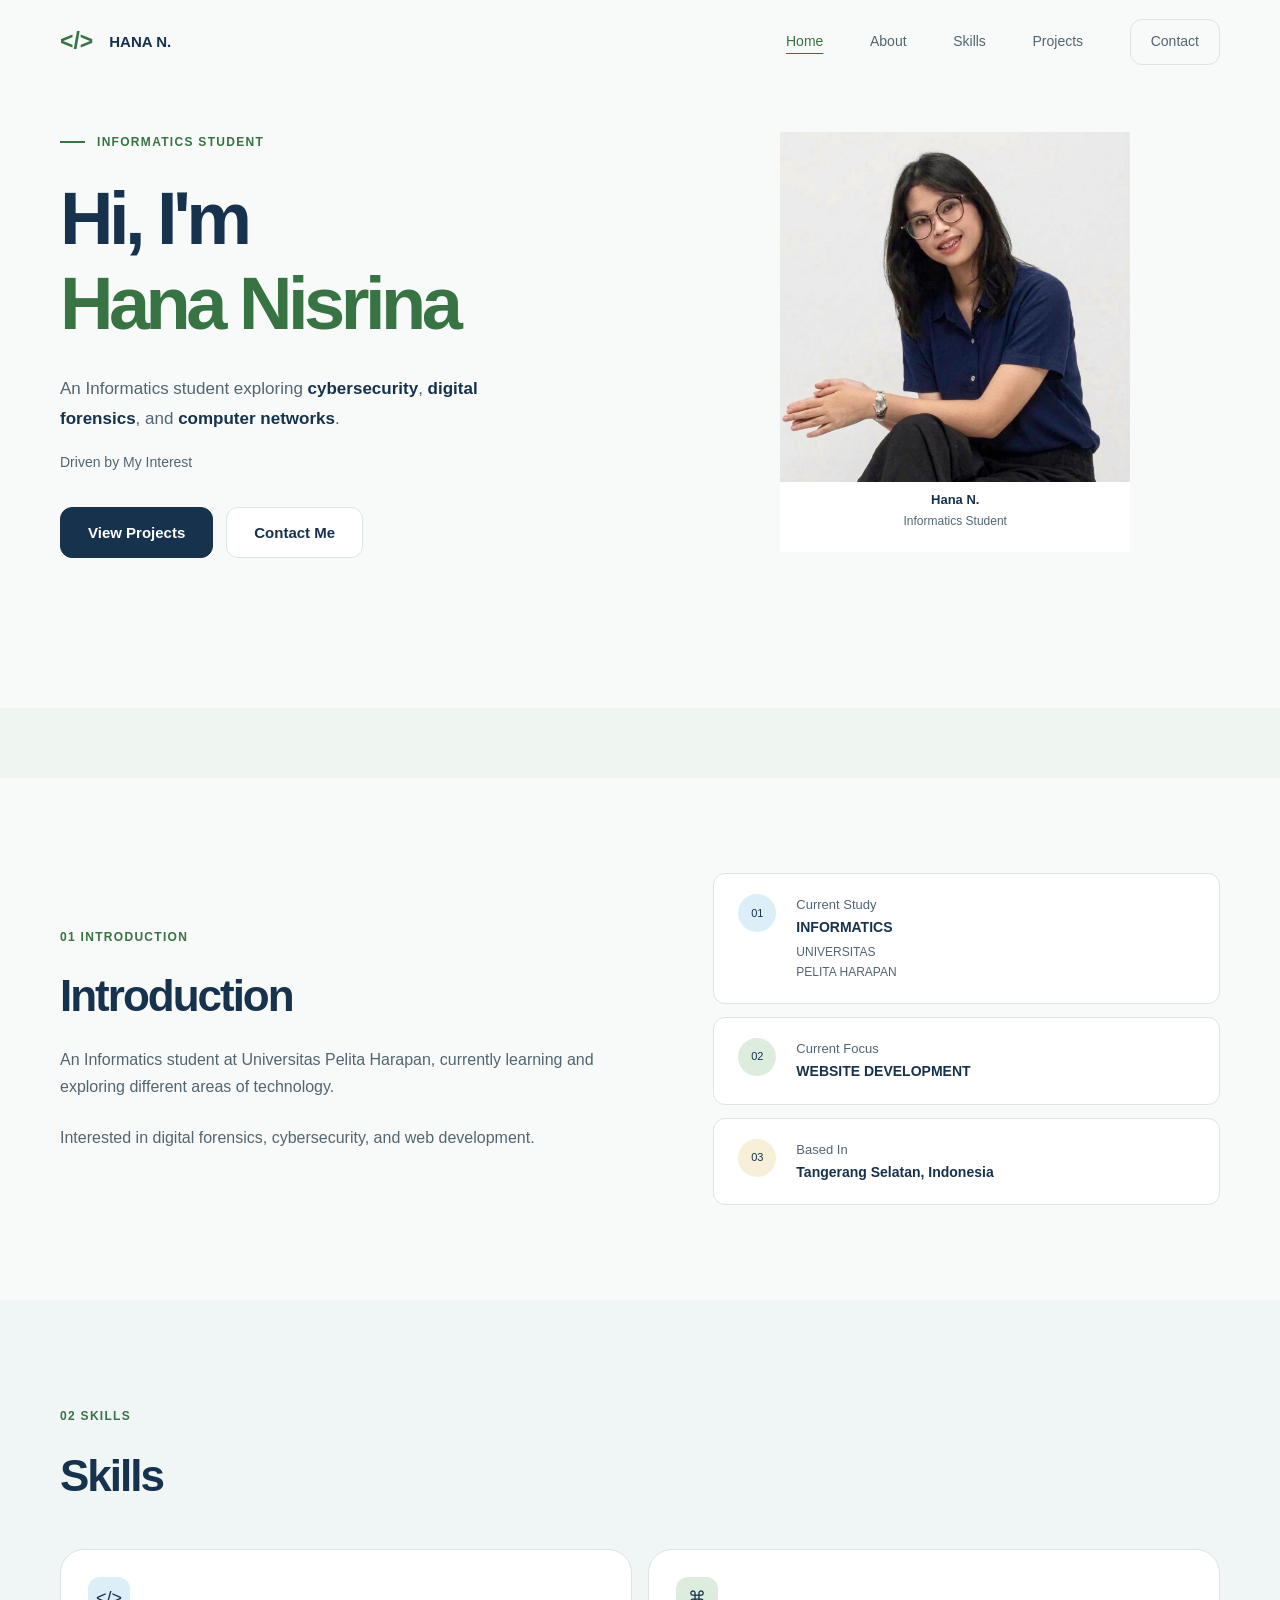
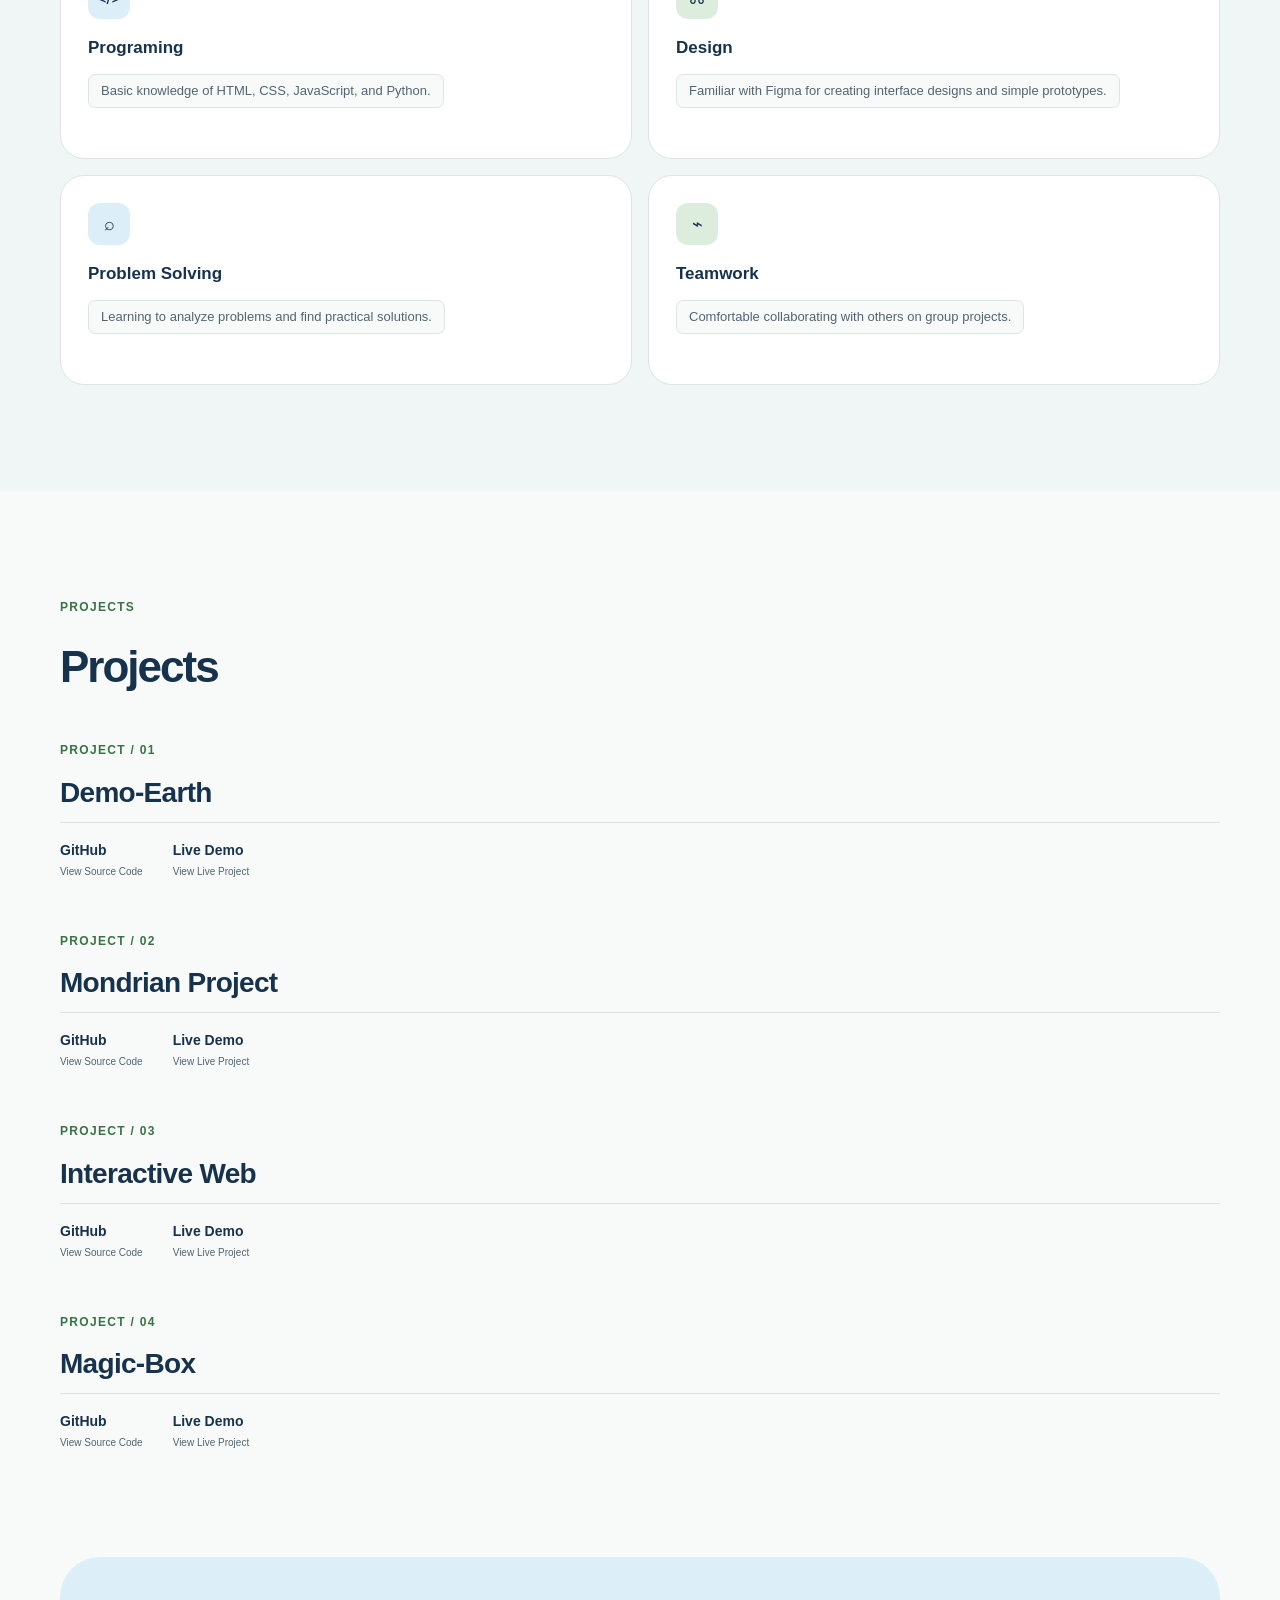
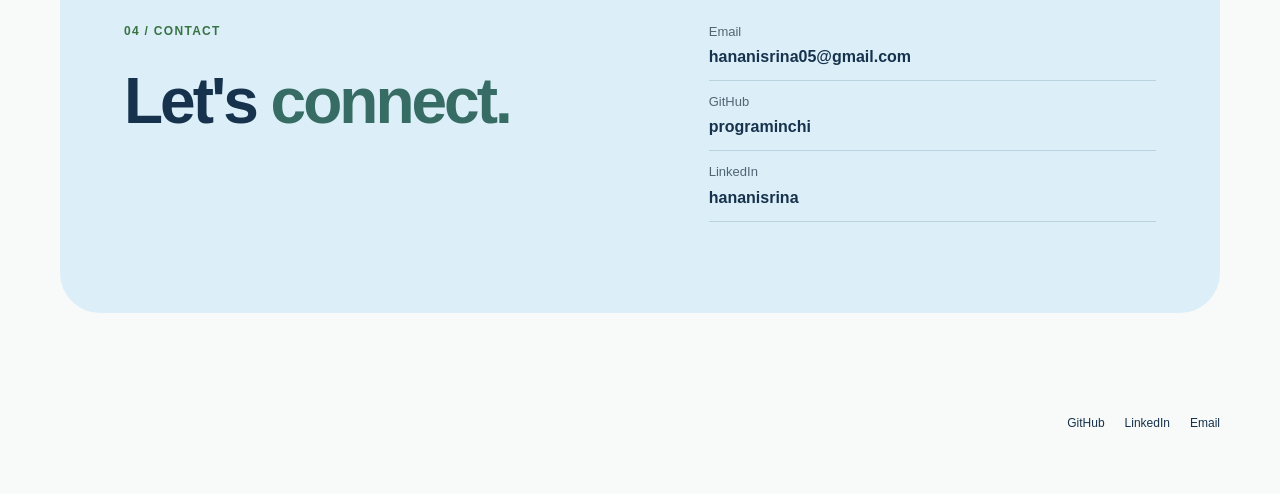
<file: index.html>
<!DOCTYPE html>
<html lang="en">
<head>
  <meta charset="UTF-8">
  <meta name="viewport" content="width=device-width, initial-scale=1.0">
  <meta name="description" content="Hana Nisrina, an Informatics student exploring cybersecurity, digital forensics, and computer networks.">
  <title>Hana Nisrina · Informatics Student</title>
  <link rel="stylesheet" href="css/style.css">
</head>
<body>
  <a class="skip-link" href="#main">Skip to content</a>
  <header class="container">
    <nav class="nav" aria-label="Main navigation">
      <a class="brand" href="#home"><span class="brand-mark">&lt;/&gt;</span><span>HANA N.</span></a>
      <div class="nav-links">
        <a class="home-link" href="#home">Home</a>
        <a href="#about">About</a>
        <a href="#skills">Skills</a>
        <a href="#projects">Projects</a>
        <a class="nav-contact" href="#contact">Contact</a>
      </div>
    </nav>
  </header>

  <main id="main">
    <section class="hero container" id="home">
      <div class="hero-text">
        <p class="eyebrow hero-label"><span></span> Informatics Student</p>
        <h1>Hi, I'm<br><span>Hana Nisrina</span></h1>
        <p class="hero-intro">An Informatics student exploring <strong>cybersecurity</strong>, <strong>digital forensics</strong>, and <strong>computer networks</strong>.</p>
        <p class="hero-description">Driven by My Interest</p>
        <div class="buttons">
          <a class="button primary" href="#projects">View Projects</a>
          <a class="button secondary" href="#contact">Contact Me</a>
        </div>
      </div>
      <div class="hero-image">
        <figure class="portrait">
          <img src="assets/images/profilehana.jpeg" width="350" height="350">
          <figcaption>Hana N.<span>Informatics Student</span></figcaption>
        </figure>
      </div>
    </section>

    <div class="divider" aria-hidden="true"></div>

    <section class="about container" id="about">
      <div class="about-text">
        <p class="eyebrow">01 Introduction</p>
        <h2>Introduction</h2>
        <p>An Informatics student at Universitas Pelita Harapan, currently learning and exploring different areas of technology.</p>
        <p>Interested in digital forensics, cybersecurity, and web development.</p>
      </div>
      <dl class="about-details">
        <div class="info-card">
          <span class="number blue">01</span>
          <div><dt>Current Study</dt><dd>INFORMATICS<small>UNIVERSITAS<br>PELITA HARAPAN</small></dd></div>
        </div>
        <div class="info-card">
          <span class="number green">02</span>
          <div><dt>Current Focus</dt><dd>WEBSITE DEVELOPMENT</dd></div>
        </div>
        <div class="info-card">
          <span class="number yellow">03</span>
          <div><dt>Based In</dt><dd>Tangerang Selatan, Indonesia</dd></div>
        </div>
      </dl>
    </section>

    <section class="skills-section" id="skills">
      <div class="container">
        <div class="section-heading"><p class="eyebrow">02 Skills</p><h2>Skills</h2></div>
        <div class="skills-grid">
          <article class="skill-card">
            <span class="symbol blue" aria-hidden="true">&lt;/&gt;</span>
            <h3>Programing</h3>
            <span class="detail">Basic knowledge of HTML, CSS, JavaScript, and Python.</span>
          </article>
          <article class="skill-card">
            <span class="symbol green" aria-hidden="true">⌘</span>
            <h3>Design</h3>
            <span class="detail">Familiar with Figma for creating interface designs and simple prototypes.</span>
          </article>
          <article class="skill-card">
            <span class="symbol blue" aria-hidden="true">⌕</span>
            <h3>Problem Solving</h3>
            <span class="detail">Learning to analyze problems and find practical solutions.</span>
          </article>
          <article class="skill-card">
            <span class="symbol green" aria-hidden="true">⌁</span>
            <h3>Teamwork</h3>
            <span class="detail">Comfortable collaborating with others on group projects.</span>
          </article>
        </div>
      </div>
    </section>

    <section class="projects container" id="projects">
  <div class="section-heading"><p class="eyebrow">Projects</p><h2>Projects</h2></div>
  <div class="projects-list">
    <article class="project-card reverse">
      <div class="project-text">
        <p class="eyebrow">Project / 01</p><h3>Demo-Earth</h3>
        <div class="project-links">
          <a href="https://github.com/programinchi/porto/tree/tugas-lab-2/demo-earth" target="_blank" rel="noopener noreferrer">GitHub<span>View Source Code</span></a>
          <a href="./demo-earth/" target="_blank" rel="noopener noreferrer">Live Demo<span>View Live Project</span></a>
        </div>
      </div>
    </article>
    <article class="project-card">
      <div class="project-text">
        <p class="eyebrow">Project / 02</p><h3>Mondrian Project</h3>
        <div class="project-links">
          <a href="https://github.com/programinchi/porto/tree/tugas-lab-4-1/tugas-lab-04/tugas-lab04.1" target="_blank" rel="noopener noreferrer">GitHub<span>View Source Code</span></a>
          <a href="./tugas-lab-04/tugas-lab04.1/" target="_blank" rel="noopener noreferrer">Live Demo<span>View Live Project</span></a>
        </div>
      </div>
    </article>
    <article class="project-card reverse">
      <div class="project-text">
        <p class="eyebrow">Project / 03</p><h3>Interactive Web</h3>
        <div class="project-links">
          <a href="https://github.com/programinchi/porto/tree/tugas-lab-4-2/tugas-lab-04/tugas-lab04.2" target="_blank" rel="noopener noreferrer">GitHub<span>View Source Code</span></a>
          <a href="./tugas-lab-04/tugas-lab04.2/" target="_blank" rel="noopener noreferrer">Live Demo<span>View Live Project</span></a>
        </div>
      </div>
    </article>
    <article class="project-card">
      <div class="project-text">
        <p class="eyebrow">Project / 04</p><h3>Magic-Box</h3>
        <div class="project-links">
          <a href="https://github.com/programinchi/porto/tree/tugas-lab-5/MagicBox-Lab05" target="_blank" rel="noopener noreferrer">GitHub<span>View Source Code</span></a>
          <a href="./MagicBox-Lab05/" target="_blank" rel="noopener noreferrer">Live Demo<span>View Live Project</span></a>
        </div>
      </div>
    </article>
  </div>
</section>

    <section class="contact container" id="contact">
      <div>
        <p class="eyebrow">04 / Contact</p>
        <h2>Let's <span>connect.</span></h2>
      </div>
      <div class="contact-links">
        <a role="link" aria-disabled="true"><span>Email</span><strong>hananisrina05@gmail.com</strong></a>
        <a role="link" aria-disabled="true"><span>GitHub</span><strong>programinchi</strong></a>
        <a role="link" aria-disabled="true"><span>LinkedIn</span><strong>hananisrina</strong></a>
      </div>
    </section>
  </main>

  <footer class="footer container">
    <nav aria-label="Social links">
      <a role="link" aria-disabled="true">GitHub</a>
      <a role="link" aria-disabled="true">LinkedIn</a>
      <a role="link" aria-disabled="true">Email</a>
    </nav>
  </footer>
</body>
</html>
</file>
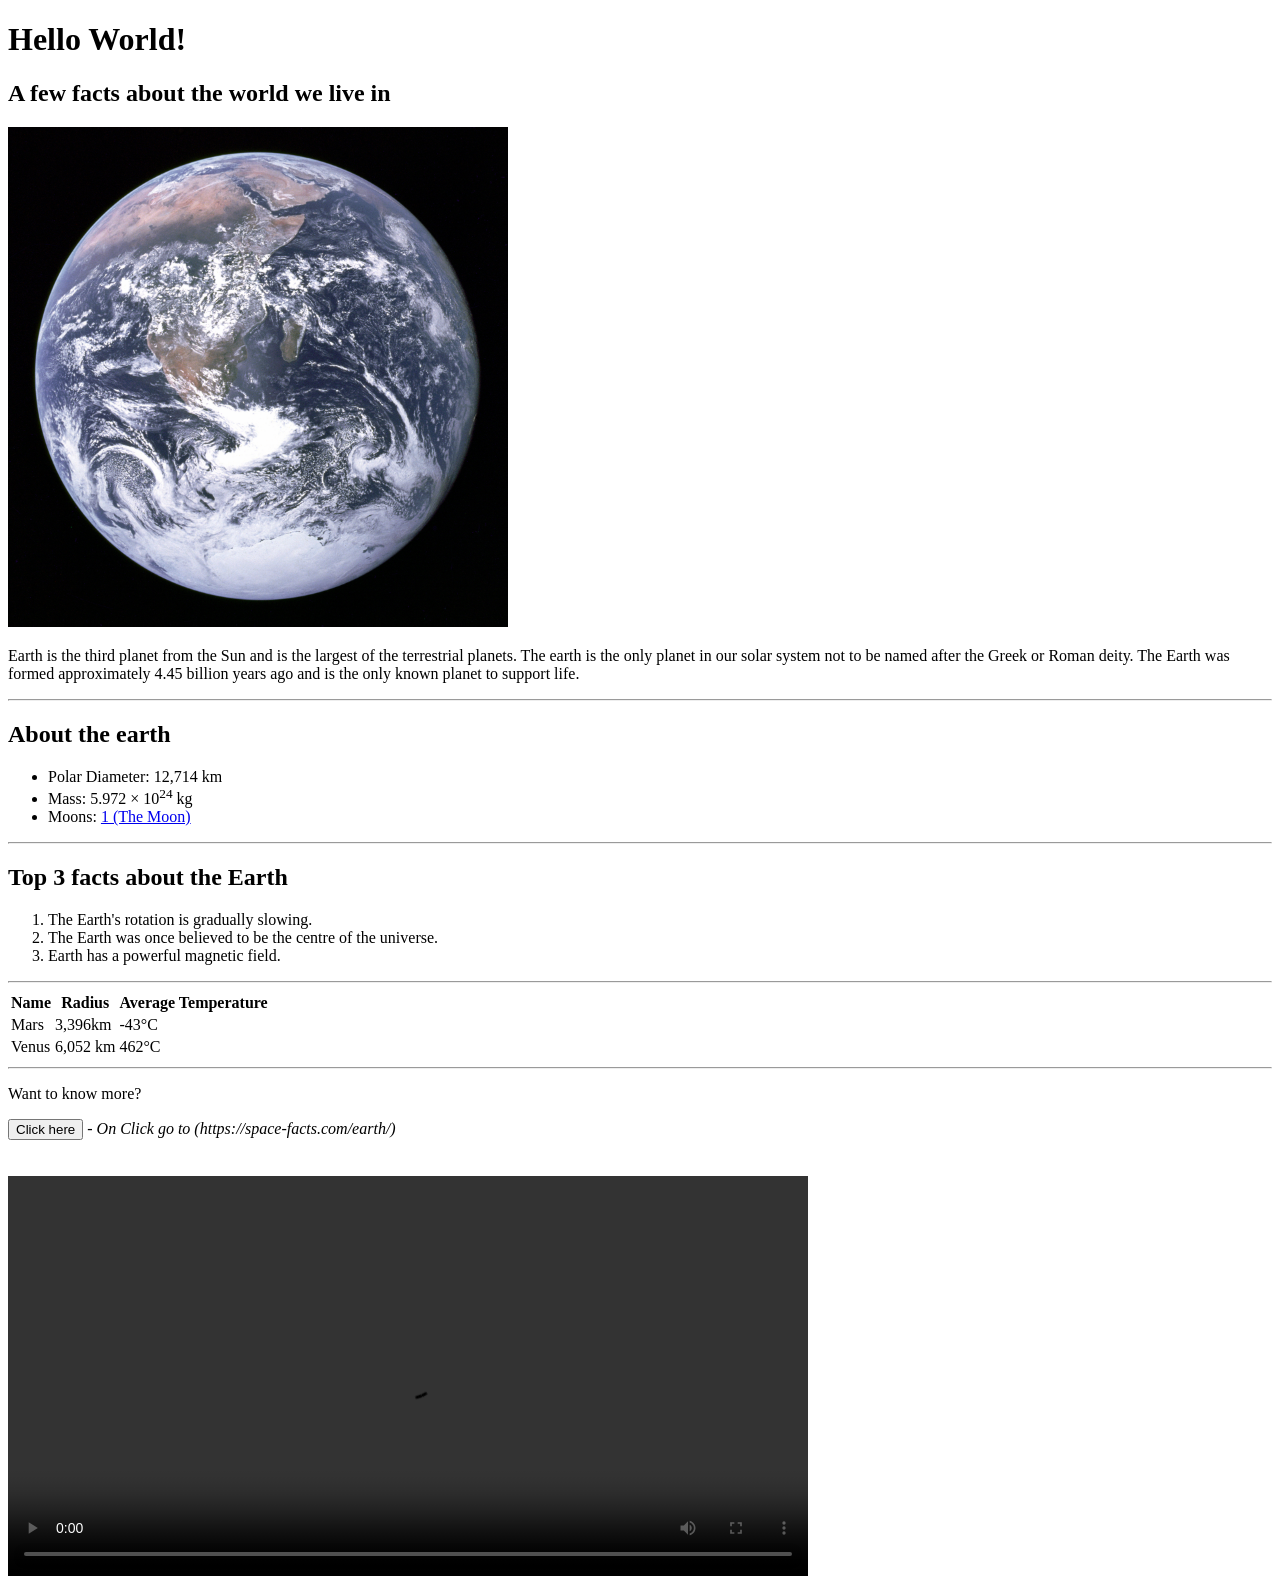
<file: demo-earth/index.html>
<!DOCTYPE html>
<html lang="en">
<head>
    <meta charset="UTF-8">
    <meta name="viewport" content="width=device-width, initial-scale=1.0">
    <title>Demo Earth</title>
</head>
<body>
    <h1>Hello World!</h1>
    <h2>A few facts about the world we live in</h2>
    <img src="earth.jpeg" alt="Earth Image" width="500">
    <p> 
        Earth is the third planet from the Sun and is the largest of the terrestrial planets. The earth is the only planet in our solar system not to be named after the Greek or Roman deity. The Earth was formed approximately 4.45 billion years ago and is the only known planet to support life.
    </p>
    <hr>
    <h2>About the earth</h2>
    <ul>
        <li>Polar Diameter: 12,714 km
        <li>Mass: 5.972 × 10<sup>24</sup> kg</li>
        <li>
            Moons:
            <a href="https://space-facts.com/the-moon/" target="_blank"> 1 (The Moon)</a>
        </li>
    </ul>
    <hr>
    <h2>Top 3 facts about the Earth</h2>
    <ol>
        <li>The Earth's rotation is gradually slowing.</li>
        <li>The Earth was once believed to be the centre of the universe.</li>
        <li>Earth has a powerful magnetic field.</li>
    </ol>
    <hr>
    <table>
        <thead>
            <tr>
                <th>Name</th>
                <th>Radius</th>
                <th>Average Temperature</th>
            </tr>
        </thead>
        <tbody>
            <tr>
                <td>Mars</td>
                <td>3,396km</td>
                <td>-43°C</td>
            </tr>
            <tr>
                <td>Venus</td>
                <td>6,052 km</td>
                <td>462°C</td>
            </tr>
        <tbody>
    </table>
    <hr>
    <p>Want to know more?</p>
    <a href="https://space-facts.com/earth/" target="_blank"><button>Click here</button></a>
    <em>- On Click go to (https://space-facts.com/earth/)</em>
    <br>
    <br>
    <br>
    <video width="800" controls>
        <source src="earth.mp4" type="video/mp4">
    </video>
</body>
</html>
</file>
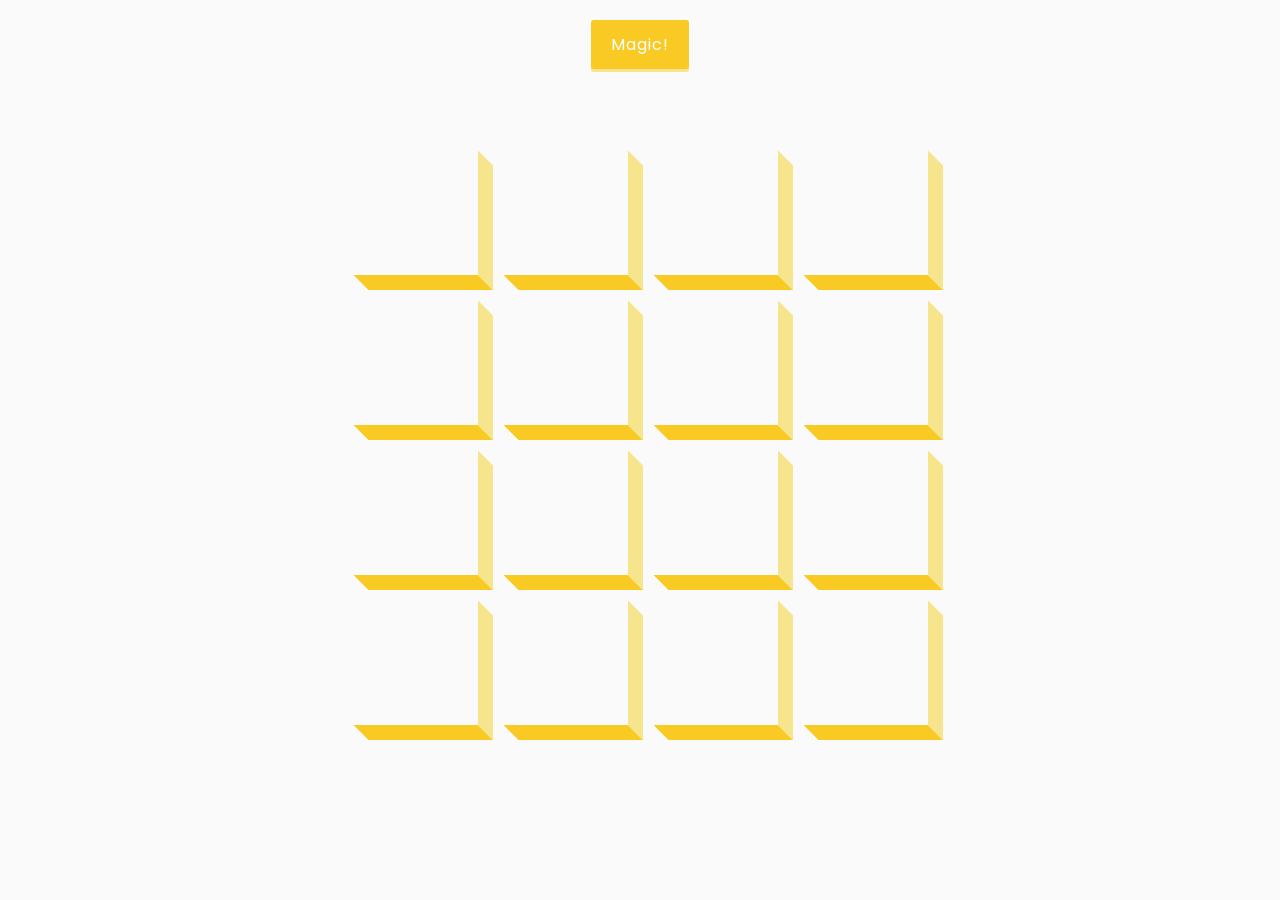
<file: MagicBox-Lab05/index.html>
<!DOCTYPE html>
<html lang="en">
  <head>
    <meta charset="UTF-8" />
    <meta name="viewport" content="width=device-width, initial-scale=1.0" />
    <link
      rel="stylesheet"
      href="https://cdnjs.cloudflare.com/ajax/libs/font-awesome/5.14.0/css/all.min.css"
      integrity="sha512-1PKOgIY59xJ8Co8+NE6FZ+LOAZKjy+KY8iq0G4B3CyeY6wYHN3yt9PW0XpSriVlkMXe40PTKnXrLnZ9+fkDaog=="
      crossorigin="anonymous"
    />
    <link rel="stylesheet" href="style.css" />
    <title>3D Boxes Background</title>
  </head>
  <body>
    <button id="btn" class="magic">Magic!</button>
    <div id="boxes" class="boxes big"></div>
    <script src="script.js"></script>
  </body>
</html>
</file>
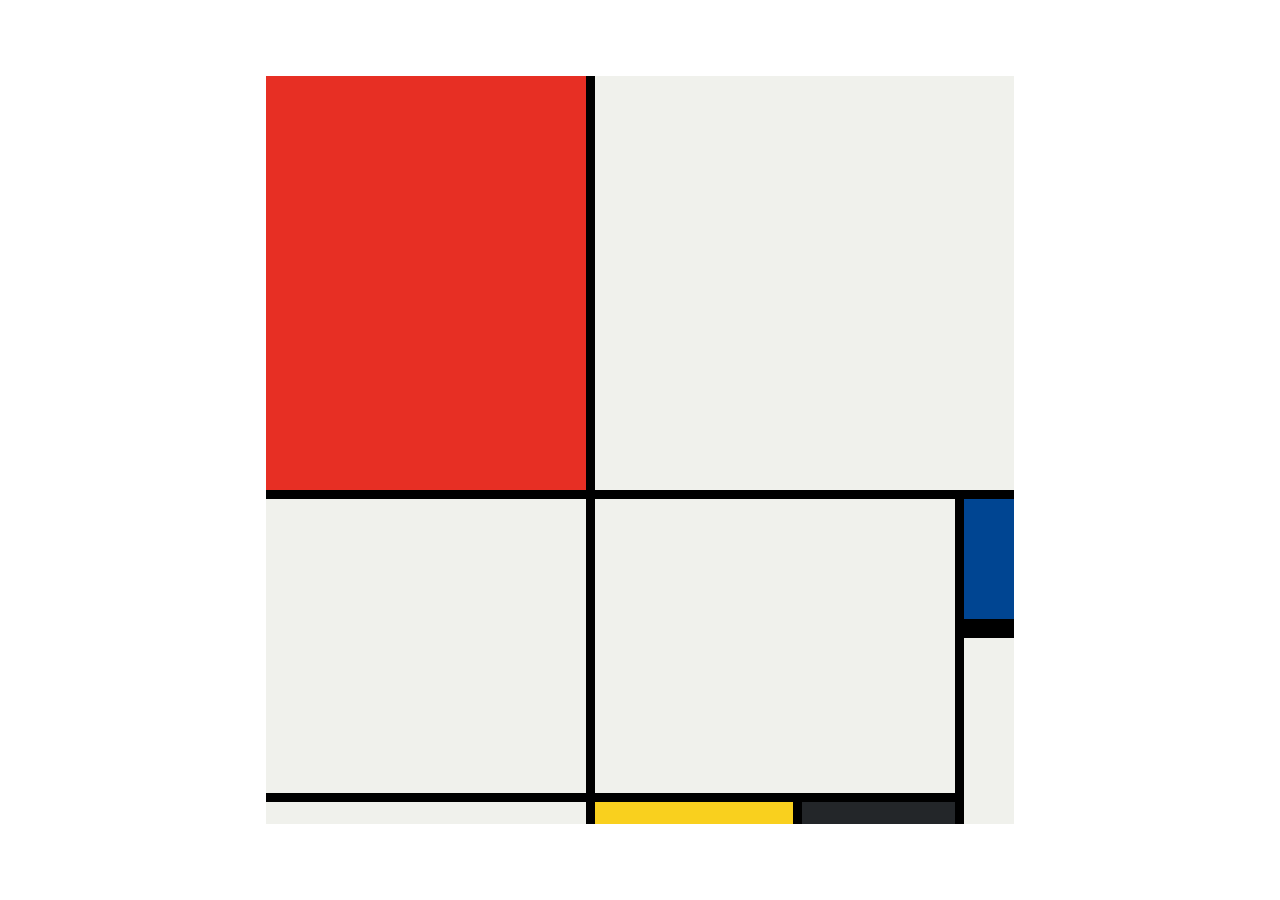
<file: tugas-lab-04/tugas-lab04.1/index.html>
<!DOCTYPE html>
<html lang="en">

<head>
  <meta charset="UTF-8">
  <meta name="viewport" content="width=device-width, initial-scale=1.0">
  <title>Mondrian Project</title>
  <style>
    body {
      display: flex;
      justify-content: center;
      align-items: center;
      height: 100vh;
      margin: 0;
      padding: 0;
    }

    .container {
      width: 748px;
      height: 748px;
      display: grid;
      background-color: #000;
      grid-template-columns: 320px 198px 153px 50px;
      grid-template-rows: 414px 130px 155px 22px;
      gap: 9px;
    }

    .item {
      background-color: #F0F1EC;
    }

    .red {
      background-color: #E72F24;
    }

    .white1 {
      grid-column: span 3;
    }
    
    .white2 {
      grid-row: span 2;
    }

    .white3 {
      grid-area: 2 / 2 / 4 / 4;
    }

    .blue {
      background-color: #004592;
      border-bottom: 10px solid #000;
    }

    .white4 {
      grid-row: span 2;
    }

    .yellow {
      background-color: #F9D01E;
    }

    .black {
      background-color: #232629;
    }
  </style>
</head>

<body>
  <div class="container">
    <div class="item red"></div>
    <div class="item white1"></div>
    <div class="item white2"></div>
    <div class="item white3"></div>
    <div class="item blue"></div>
    <div class="item white4"></div>
    <div class="item"></div>
    <div class="item yellow"></div>
    <div class="item black"></div>
  </div>
</body>

</html>
</file>
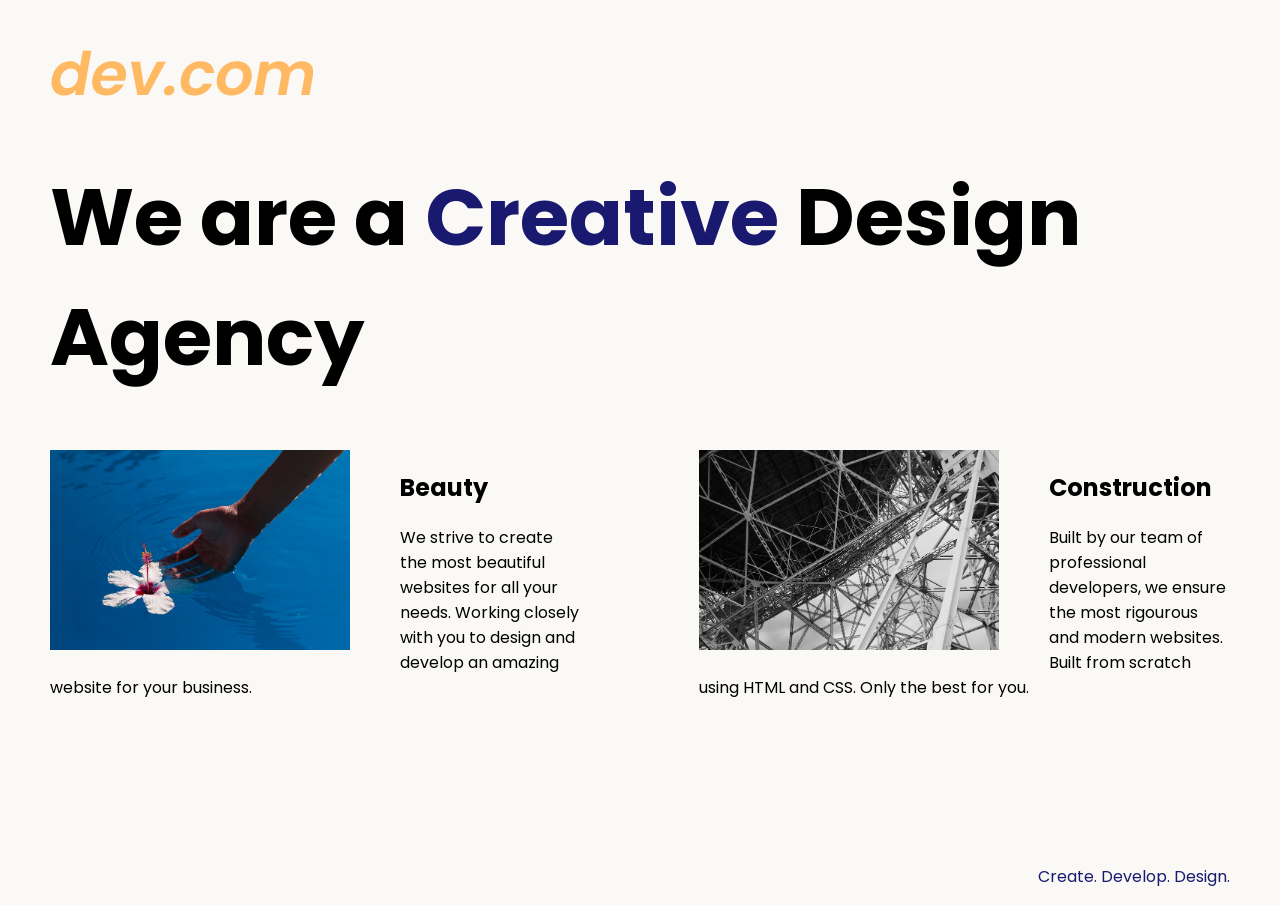
<file: tugas-lab-04/tugas-lab04.2/index.html>
<!DOCTYPE html>
<html lang="en">

<head>
  <meta charset="UTF-8">
  <meta name="viewport" content="width=device-width, initial-scale=1.0">
  <title>Agency</title>
  <link rel="stylesheet" href="./style.css">
  <link rel="preconnect" href="https://fonts.googleapis.com">
  <link rel="preconnect" href="https://fonts.gstatic.com" crossorigin>
  <link href="https://fonts.googleapis.com/css2?family=Poppins:wght@400;700&display=swap" rel="stylesheet">
</head>

<body>
  <div class="main">
    <img class="logo" src="./assets/images/logo.png" alt="logo">
    <h1>We are a <span class="creative">Creative</span> Design Agency</h1>
    <div class="left card"><img class="tile-image" src="./assets/images/beautiful.jpg" alt="hand and flower in water">
      <h2 class="card-title">Beauty</h2>
      <p class="card-text">We strive to create the most beautiful websites for all your needs. 
        Working closely with you to design and develop an amazing website for your business.</p>
    </div>

    <div class="right card"><img class="tile-image" src="./assets/images/construction.jpg" alt="metal structure">
      <h2 class="card-title">Construction</h2>
      <p>Built by our team of professional developers, we ensure the most rigourous and modern websites. Built from
        scratch using HTML and CSS. Only the best for you.</p>
    </div>

  </div>
  <footer>
    <p>Create. Develop. Design.</p>
  </footer>
</body>

</html>
</file>
<file: css/style.css>
/* Page */
* { box-sizing: border-box; }
body {
  margin: 0;
  background: #f7faf8;
  color: #17324d;
  font-family: Arial, "Nimbus Sans", sans-serif;
  font-size: 16px;
  line-height: 1.7;
}
h1, h2, h3, p, figure, dl, dd { margin: 0; }
h1, h2, h3 { line-height: 1.15; }
h2 { font-size: 44px; letter-spacing: -2px; }
h3 { font-size: 20px; }
p { color: #526572; }
a { color: inherit; text-decoration: none; }
img { display: block; max-width: 100%; }
.container { width: min(1160px, calc(100% - 48px)); margin: 0 auto; }
.eyebrow {
  margin-bottom: 24px;
  color: #387344;
  font-size: 12px;
  font-weight: bold;
  letter-spacing: 1.3px;
  text-transform: uppercase;
}
.section-heading { margin-bottom: 48px; }
a:focus-visible { outline: 2px solid #387344; outline-offset: 4px; }
a[aria-disabled="true"] { cursor: default; }
.skip-link { position: absolute; left: 16px; top: -60px; background: white; padding: 8px; }
.skip-link:focus { top: 8px; }

/* Nav */
.nav { min-height: 84px; display: flex; align-items: center; justify-content: space-between; gap: 24px; }
.brand { display: flex; align-items: center; gap: 16px; font-size: 15px; font-weight: bold; white-space: nowrap; flex-shrink: 0; }
.brand-mark { color: #387344; font-size: 23px; }
.nav-links { display: flex; align-items: center; justify-content: space-between; width: 434px; flex-shrink: 0; font-size: 14px; color: #526572; }
.home-link { color: #387344; text-decoration: underline; text-underline-offset: 7px; }
.nav-contact { padding: 10px 20px; border: 1px solid #dce5df; border-radius: 12px; }

.hero { display: flex; gap: 48px; min-height: 624px; padding: 48px 0 144px; }
.hero-text { flex: 1.1; min-width: 0; }
.hero-label { display: flex; align-items: center; gap: 12px; }
.hero-label span { width: 25px; height: 2px; background: #387344; }
h1 { font-size: 74px; letter-spacing: -4.5px; }
h1 span { color: #387344; }
.hero-intro { max-width: 450px; font-size: 17px; line-height: 1.8; margin-top: 27px; }
.hero-intro strong { color: #17324d; font-weight: 600; }
.hero-description { margin-top: 16px; font-size: 14px; }
.buttons { display: flex; flex-wrap: wrap; gap: 13px; margin-top: 32px; }
.button { padding: 12px 27px; border-radius: 12px; border: 1px solid #dce5df; font-size: 15px; font-weight: bold; }
.primary { color: white; background: #17324d; border-color: #17324d; }
.secondary { background: white; }
.hero-image { flex: 1; min-width: 0; display: flex; justify-content: center; align-items: flex-start; }
.portrait { width: 350px; height: 420px; background: white; border-radius: 0; overflow: hidden; }
.portrait img { width: 100%; height: 350px; object-fit: cover; }
.portrait figcaption { padding: 7px 16px 16px; text-align: center; font-size: 13px; font-weight: 600; }
.portrait figcaption span { display: block; font-size: 12px; font-weight: normal; color: #526572; }
.divider { height: 70px; background: #eff5f0; }

/* Introduction */
.about { display: flex; align-items: center; gap: 96px; padding: 95px 0; }
.about-text { flex: 1.1; min-width: 0; }
.about-text > p:not(.eyebrow) { margin-top: 24px; }
.about-details { flex: 1; min-width: 0; display: grid; gap: 13px; }
.info-card { display: flex; gap: 20px; padding: 20px 24px; background: white; border: 1px solid #dce5df; border-radius: 12px; }
.number { width: 38px; height: 38px; flex-shrink: 0; border-radius: 50%; display: flex; justify-content: center; align-items: center; font-size: 11px; }
.blue { background: #dceff8; }
.green { background: #ddeddd; }
.yellow { background: #f8efd9; }
.info-card dt { font-size: 13px; color: #526572; }
.info-card dd { font-size: 14px; font-weight: 600; }
.info-card small { display: block; margin-top: 2px; color: #526572; font-size: 12px; font-weight: normal; }

/* Skills */
.skills-section { padding: 106px 0; background: #f0f6f5; }
.skills-grid { display: flex; flex-wrap: wrap; gap: 16px; }
.skill-card { width: calc((100% - 16px) / 2); min-height: 210px; padding: 27px; border: 1px solid #dce5df; border-radius: 24px; background: white; }
.symbol { display: inline-flex; width: 42px; height: 42px; align-items: center; justify-content: center; border-radius: 12px; font-size: 18px; }
.skill-card h3 { font-size: 17px; margin: 19px 0 16px; }
.detail { display: inline-block; padding: 5px 12px; border: 1px solid #dce5df; border-radius: 7px; background: #f7faf8; color: #526572; font-size: 13px; }

/* Projects */
.projects { padding: 106px 0; }
.projects-list { display: flex; flex-direction: column; gap: 51px; }
.project-card { display: flex; align-items: center; gap: 56px; }
.project-card.reverse { flex-direction: row-reverse; }
.project-image { width: calc((100% - 56px) * 1.1 / 2.1); height: auto; border-radius: 24px; }
.project-text { flex: 1; min-width: 0; }
.project-text .eyebrow { margin-bottom: 16px; }
.project-text h3 { font-size: 28px; margin-bottom: 13px; letter-spacing: -0.7px; }
.project-links { display: flex; gap: 30px; border-top: 1px solid #dce5df; margin-top: 12px; padding-top: 16px; font-size: 14px; font-weight: 600; }
.project-links a span { display: block; font-size: 10px; font-weight: normal; color: #526572; }

/* Contact */
.contact { display: flex; gap: 48px; padding: 64px; min-height: 356px; background: #dceff8; border-radius: 40px; }
.contact > div:first-child { flex: 1.2; min-width: 0; }
.contact h2 { font-size: 64px; letter-spacing: -3px; }
.contact h2 span { color: #366c64; }
.contact-links { flex: 1; min-width: 0; }
.contact-links a { display: block; padding: 10px 0; border-bottom: 1px solid #b8d3df; }
.contact-links a:first-child { padding-top: 0; }
.contact-links span { display: block; font-size: 13px; color: #526572; }
.contact-links strong { display: block; font-size: 16px; }
.footer { padding: 100px 0 61px; text-align: right; font-size: 12px; }
.footer nav { display: flex; justify-content: flex-end; gap: 20px; }

@media screen and (max-width: 900px) {
  .nav { flex-wrap: wrap; padding: 20px 0; }
  .nav-links { flex-wrap: wrap; gap: 16px; width: auto; }
  .hero { gap: 32px; padding: 48px 0 80px; min-height: 0; }
  h1 { font-size: 52px; letter-spacing: -3px; }
  .portrait { height: auto; width: 100%; max-width: 350px; }
  .portrait img { height: auto; aspect-ratio: 1; }
  .about { gap: 40px; }
  .contact { padding: 40px; gap: 24px; }
  .contact h2 { font-size: 44px; }
}
@media screen and (max-width: 600px) {
  .container { width: calc(100% - 40px); }
  h2 { font-size: 34px; letter-spacing: -1.5px; }
  .nav-links { width: 100%; font-size: 13px; gap: 12px; }
  .nav-contact { padding: 6px 12px; }
  .hero, .about, .contact { flex-direction: column; }
  .hero { gap: 40px; }
  .hero-image { width: 100%; }
  .hero h1 { font-size: 48px; }
  .about, .skills-section, .projects { padding-top: 64px; padding-bottom: 64px; }
  .about { align-items: stretch; }
  .skill-card { width: 100%; min-height: 188px; }
  .project-card, .project-card.reverse { flex-direction: column; gap: 24px; align-items: stretch; }
  .project-image { width: 100%; }
  .project-text h3 { font-size: 24px; }
  .contact { padding: 32px 24px; border-radius: 24px; }
  .contact h2 { font-size: 40px; letter-spacing: -2px; }
  .footer { padding: 64px 0 32px; }
}
</file>
<file: MagicBox-Lab05/style.css>
@import url('https://fonts.googleapis.com/css2?family=Roboto:wght@400;700&display=swap');
@import url('https://fonts.googleapis.com/css2?family=Poppins&display=swap');

* {
  box-sizing: border-box;
}

body {
  background-color: #fafafa;
  font-family: 'Roboto', sans-serif;
  display: flex;
  flex-direction: column;
  align-items: center;
  justify-content: center;
  height: 100vh;
  overflow: hidden;
  margin: 0;
}

.magic {
  background-color: #f9ca24;
  color: #fff;
  font-family: 'Poppins', sans-serif;
  font-size: 16px;
  border: 0;
  border-radius: 3px;
  padding: 12px 20px;
  cursor: pointer;
  position: fixed;
  top: 20px;
  letter-spacing: 1px;
  box-shadow: 0 3px rgba(249, 202, 36, 0.5);
  z-index: 100;
}

.magic:focus {
  outline: none;
}

.magic:active {
  box-shadow: none;
  transform: translateY(2px);
}

.boxes {
  display: flex;
  flex-wrap: wrap;
  justify-content: space-around;
  width: 500px;
  height: 500px;
  position: relative;
  transition: 0.4s ease;
}

.boxes.big {
  width: 600px;
  height: 600px;
}

.boxes.big .box {
  transform: rotate(360deg);
}

.box {
  background-image: url('https://media.giphy.com/media/v1.Y2lkPTc5MGI3NjExMXRoajV4dGh5OTI0cWtwY2tjN3EyaXVvdWw5c2RlY2V0MWR5cHZ6NSZlcD12MV9naWZzX3NlYXJjaCZjdD1n/fgR5ghGSXWpuU/giphy.gif');
  background-repeat: no-repeat;
  background-size: 500px 500px;
  position: relative;
  width: 125px;
  height: 125px;
  transition: 0.4s ease;
}

.box::after {
  content: '';
  background-color: #f6e58d;
  position: absolute;
  top: 8px;
  right: -15px;
  width: 15px;
  height: 100%;
  transform: skewY(45deg);
}

.box::before {
  content: '';
  background-color: #f9ca24;
  position: absolute;
  bottom: -15px;
  left: 8px;
  width: 100%;
  height: 15px;
  transform: skewX(45deg);
}
</file>
<file: tugas-lab-04/tugas-lab04.2/style.css>
body {
  font-family: "Poppins", sans-serif;
  margin: 50px 50px 0 50px;
  background-color: #faf9f6;
  display: flex;
  flex-direction: column;
  min-height: 95vh;
}
.main {
  flex: 1;
}

h1 {
  font-size: 5rem;
}

footer {
  text-align: right;
  color: midnightblue;
}

.tile-image {
  height: 200px;
  float: left;
  margin-right: 50px;
}

.card {
  width: 45%;
}

.left {
  float: left;
}

.right {
  float: right;
}

.creative {
  color: midnightblue;
}

@media (max-width: 680px) {
  .logo {
    width: 100%;
  }

  h1 {
    font-size: 3.5rem;
    text-align: center;
  }

  .card {
    width: 100%;
    margin-bottom: 300px;
    display: block;
    text-align: justify;
  }

  .card img{
    margin-bottom: 10px;
    width: 100%;
    display: inline;
    object-fit: cover;
  }
}
</file>
